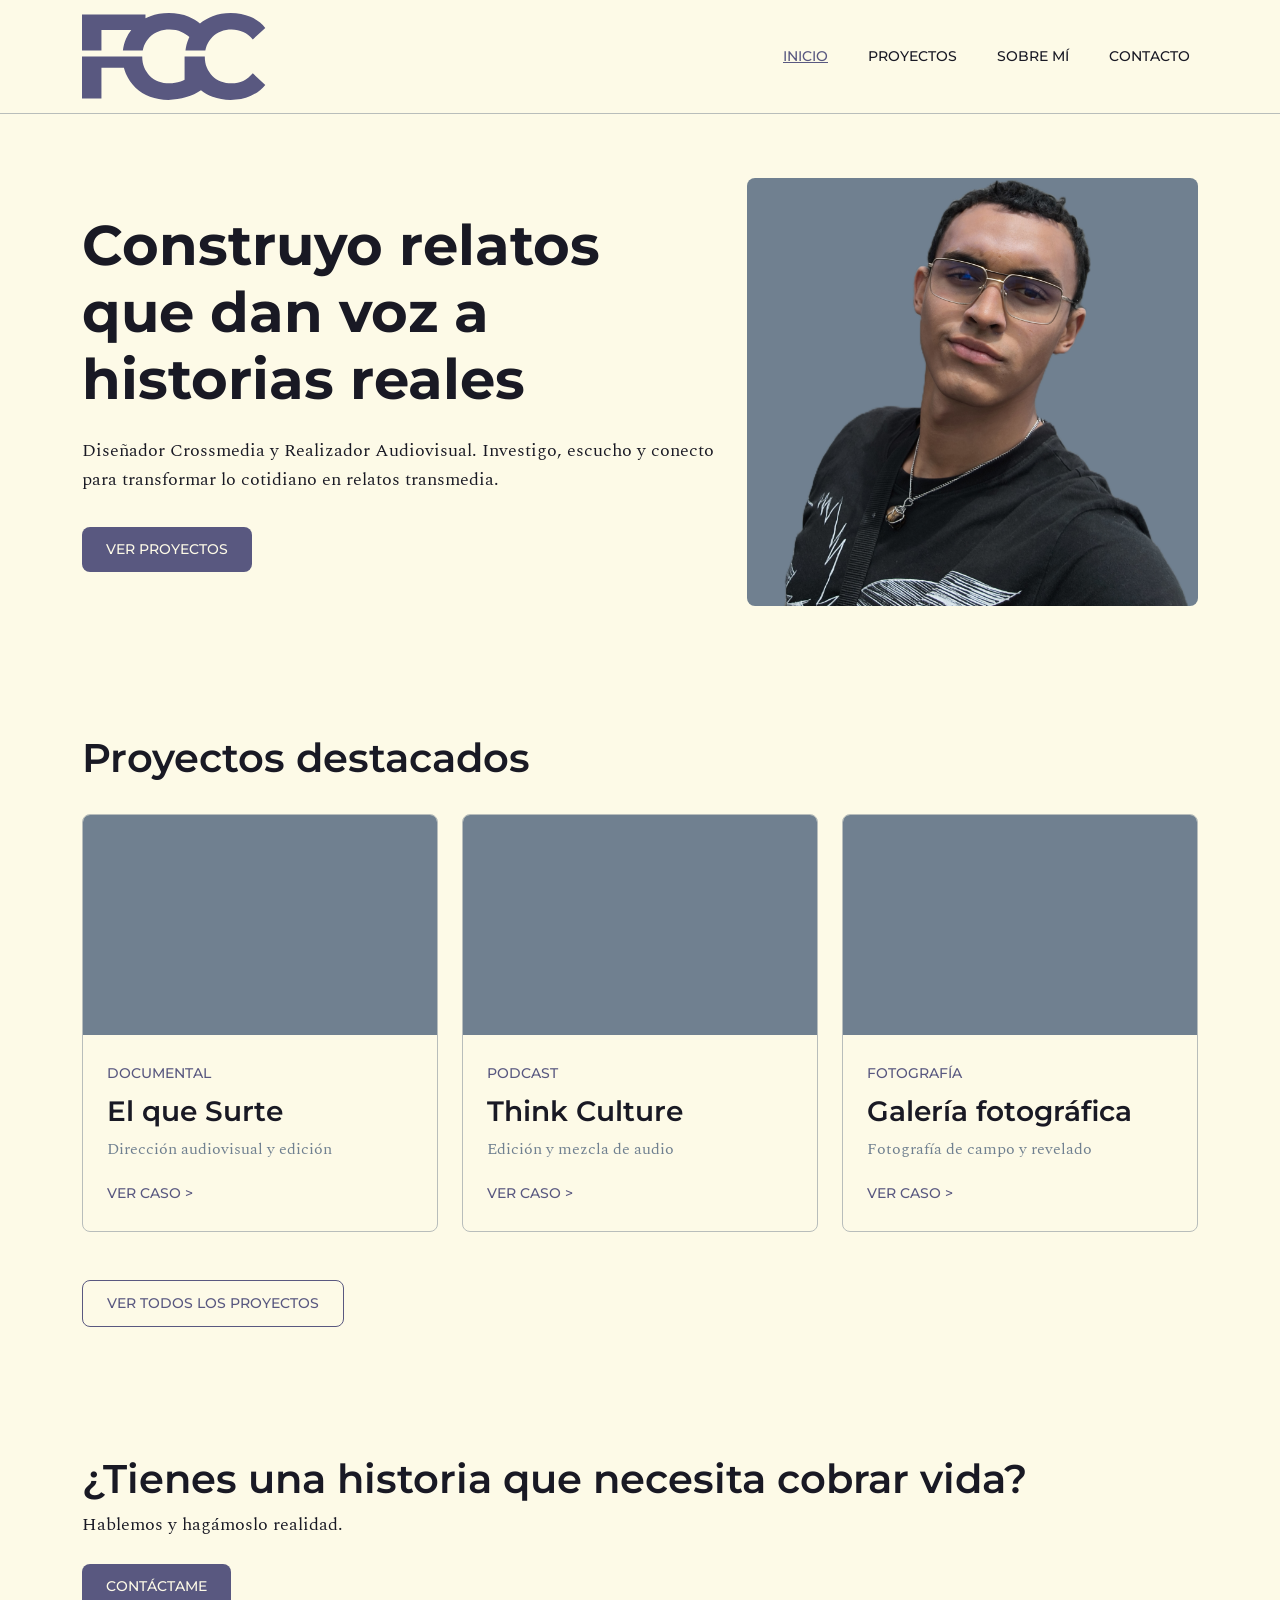
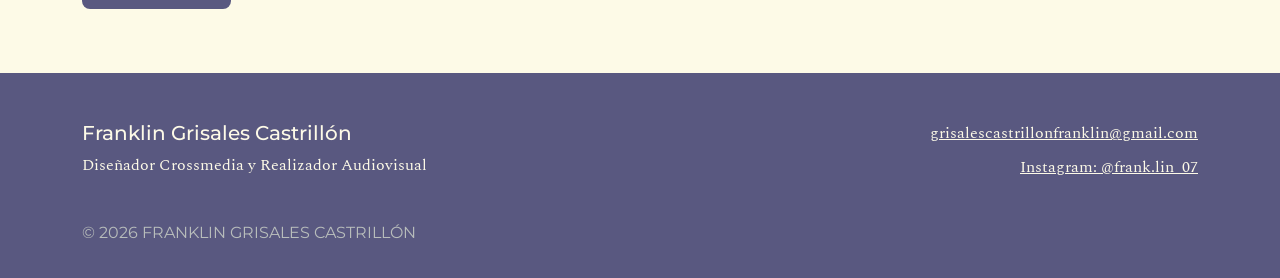
<file: index.html>
<!DOCTYPE html>
<html lang="es">
<head>
    <meta charset="UTF-8">
    <meta name="viewport" content="width=device-width, initial-scale=1">
    <title>Franklin Grisales Castrillón | Diseñador Crossmedia</title>
    <meta name="description" content="Portafolio de Franklin Grisales Castrillón, diseñador crossmedia y realizador audiovisual.">

    <link rel="preconnect" href="https://fonts.googleapis.com">
    <link rel="preconnect" href="https://fonts.gstatic.com" crossorigin>
    <link href="https://fonts.googleapis.com/css2?family=Montserrat:wght@500;600;700&family=Spectral:wght@400;500&display=swap" rel="stylesheet">

    <link href="https://cdn.jsdelivr.net/npm/bootstrap@5.3.3/dist/css/bootstrap.min.css" rel="stylesheet">

    <link rel="stylesheet" href="css/tokens.css">
    <link rel="stylesheet" href="css/estilos.css">
</head>
<body>
    <a class="salto" href="#contenido">Saltar al contenido</a>

    <header class="navegacion">
    <nav class="navbar navbar-expand-md">
        <div class="container">
        <a class="navbar-brand" href="index.html">
            <img src="imgs/monograma-fgc.svg" alt="Monograma FGC" height="36">
        </a>
        <button class="navbar-toggler" type="button" data-bs-toggle="collapse"
                data-bs-target="#menuPrincipal" aria-controls="menuPrincipal"
                aria-expanded="false" aria-label="Abrir menú">
            <span class="navbar-toggler-icon"></span>
        </button>
        <div class="collapse navbar-collapse justify-content-end" id="menuPrincipal">
            <ul class="navbar-nav">
            <li class="nav-item"><a class="nav-link activo" href="index.html">Inicio</a></li>
            <li class="nav-item"><a class="nav-link" href="proyectos.html">Proyectos</a></li>
            <li class="nav-item"><a class="nav-link" href="perfil.html">Sobre mí</a></li>
            <li class="nav-item"><a class="nav-link" href="perfil.html#contacto">Contacto</a></li>
            </ul>
        </div>
        </div>
    </nav>
    </header>

    <main id="contenido">
    <section class="hero">
        <div class="container">
        <div class="row align-items-center">
            <div class="col-lg-7">
            <h1>Construyo relatos que dan voz a historias reales</h1>
            <p class="hero-texto">
                Diseñador Crossmedia y Realizador Audiovisual. Investigo, escucho y conecto
                para transformar lo cotidiano en relatos transmedia.
            </p>
            <a href="proyectos.html" class="btn boton-primario">Ver proyectos</a>
            </div>
            <div class="col-lg-5 text-center">
            <img src="imgs/foto-franklin.png" alt="Retrato de Franklin Grisales" class="hero-foto">
            </div>
        </div>
        </div>
    </section>

        <section class="seccion">
        <div class="container">
        <h2>Proyectos destacados</h2>
        <div class="row g-4 mt-2">

            <div class="col-md-6 col-lg-4">
            <article class="tarjeta-proyecto">
                <div class="tarjeta-imagen"></div>
                <div class="tarjeta-cuerpo">
                <span class="tarjeta-categoria">Documental</span>
                <h3>El que Surte</h3>
                <p>Dirección audiovisual y edición</p>
                <a href="proyectos.html" class="enlace-caso">Ver caso &gt;</a>
                </div>
            </article>
            </div>

            <div class="col-md-6 col-lg-4">
            <article class="tarjeta-proyecto">
                <div class="tarjeta-imagen"></div>
                <div class="tarjeta-cuerpo">
                <span class="tarjeta-categoria">Podcast</span>
                <h3>Think Culture</h3>
                <p>Edición y mezcla de audio</p>
                <a href="proyectos.html" class="enlace-caso">Ver caso &gt;</a>
                </div>
            </article>
            </div>

            <div class="col-md-6 col-lg-4">
            <article class="tarjeta-proyecto">
                <div class="tarjeta-imagen"></div>
                <div class="tarjeta-cuerpo">
                <span class="tarjeta-categoria">Fotografía</span>
                <h3>Galería fotográfica</h3>
                <p>Fotografía de campo y revelado</p>
                <a href="proyectos.html" class="enlace-caso">Ver caso &gt;</a>
                </div>
            </article>
            </div>

        </div>
        <a href="proyectos.html" class="btn boton-secundario mt-5">Ver todos los proyectos</a>
        </div>
    </section>

        <section class="seccion llamado">
        <div class="container">
        <h2>¿Tienes una historia que necesita cobrar vida?</h2>
        <p>Hablemos y hagámoslo realidad.</p>
        <a href="perfil.html#contacto" class="btn boton-primario">Contáctame</a>
        </div>
    </section>

    </main>

        <footer class="pie">
    <div class="container">
        <div class="row">
        <div class="col-md-6">
            <h4>Franklin Grisales Castrillón</h4>
            <p>Diseñador Crossmedia y Realizador Audiovisual</p>
        </div>
        <div class="col-md-6 pie-contacto">
            <p>
            <a href="mailto:grisalescastrillonfranklin@gmail.com">grisalescastrillonfranklin@gmail.com</a>
            </p>
            <p>
            <a href="https://www.instagram.com/frank.lin_07" target="_blank" rel="noopener">Instagram: @frank.lin_07</a>
            </p>
        </div>
        </div>
        <p class="pie-copy">© 2026 Franklin Grisales Castrillón</p>
    </div>
    </footer>

    <script src="https://cdn.jsdelivr.net/npm/bootstrap@5.3.3/dist/js/bootstrap.bundle.min.js"></script>
    <script src="js/main.js"></script>
</body>
</html>
</file>
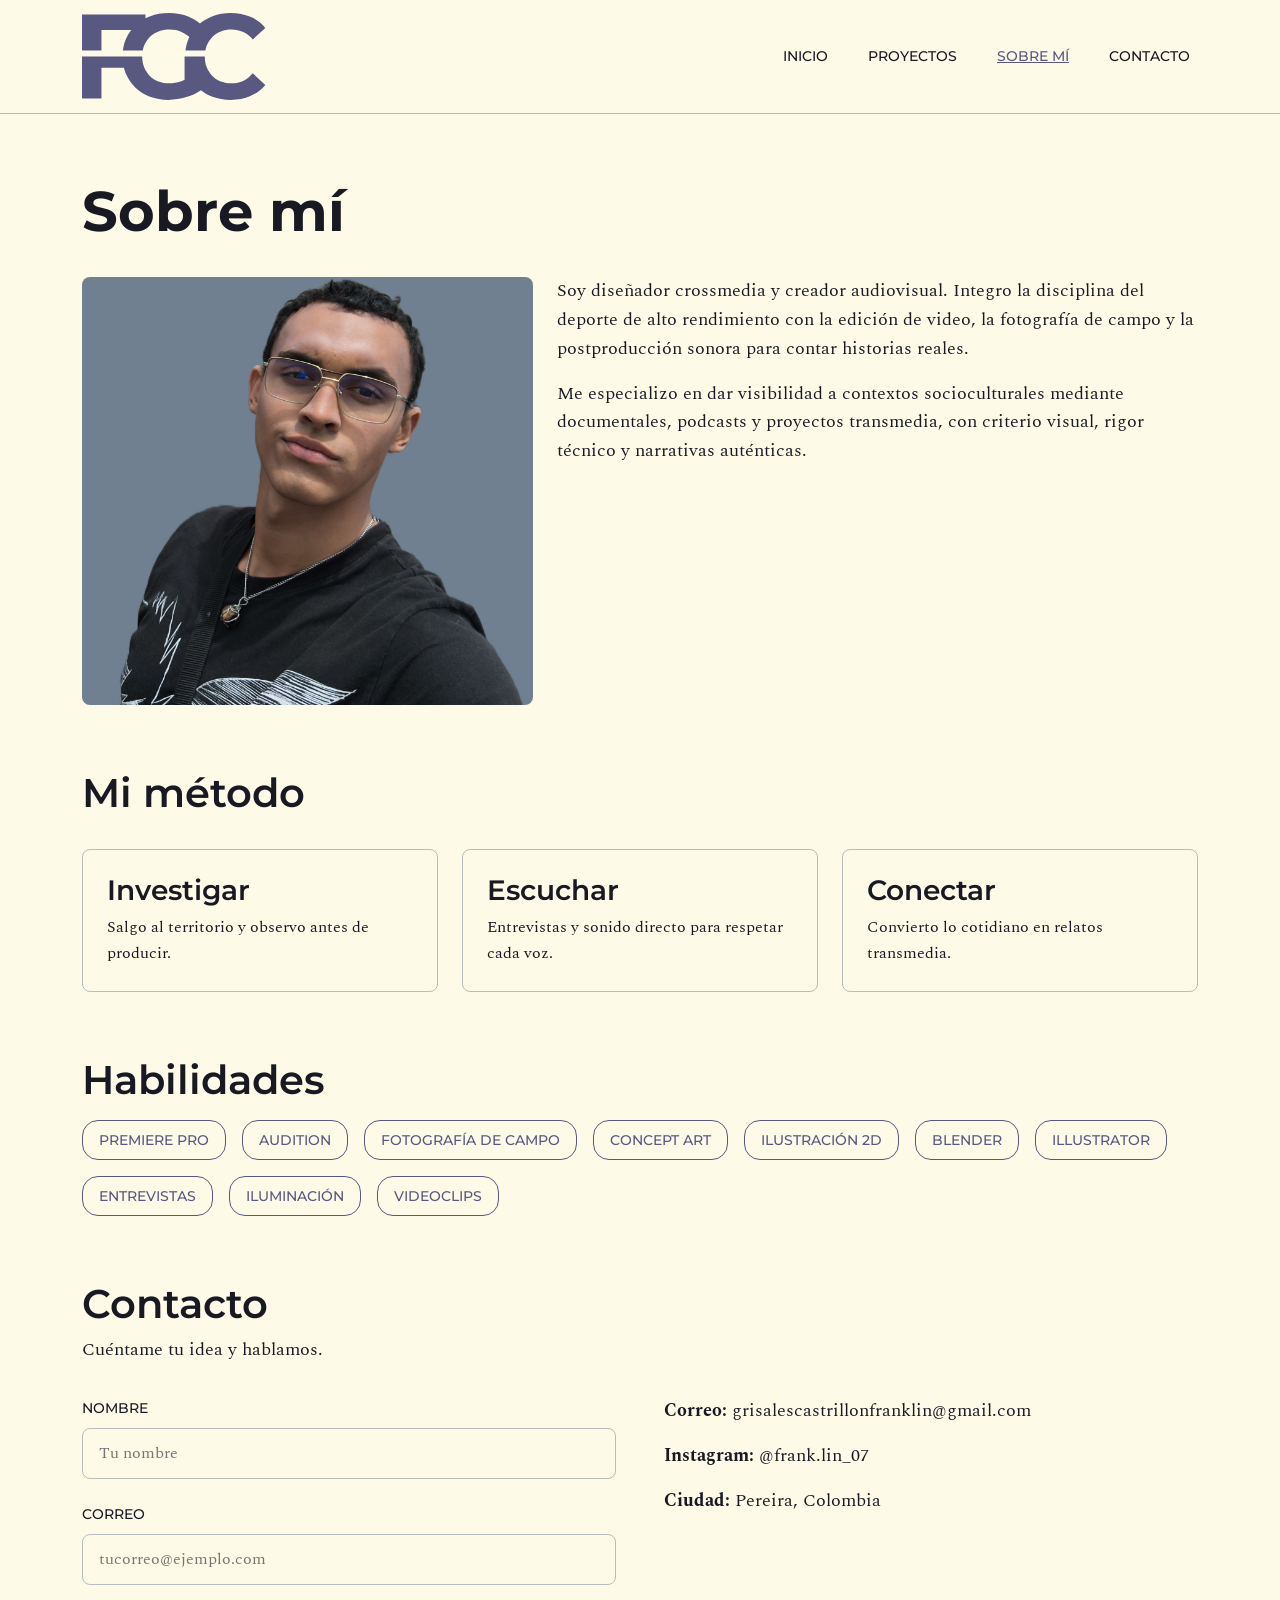
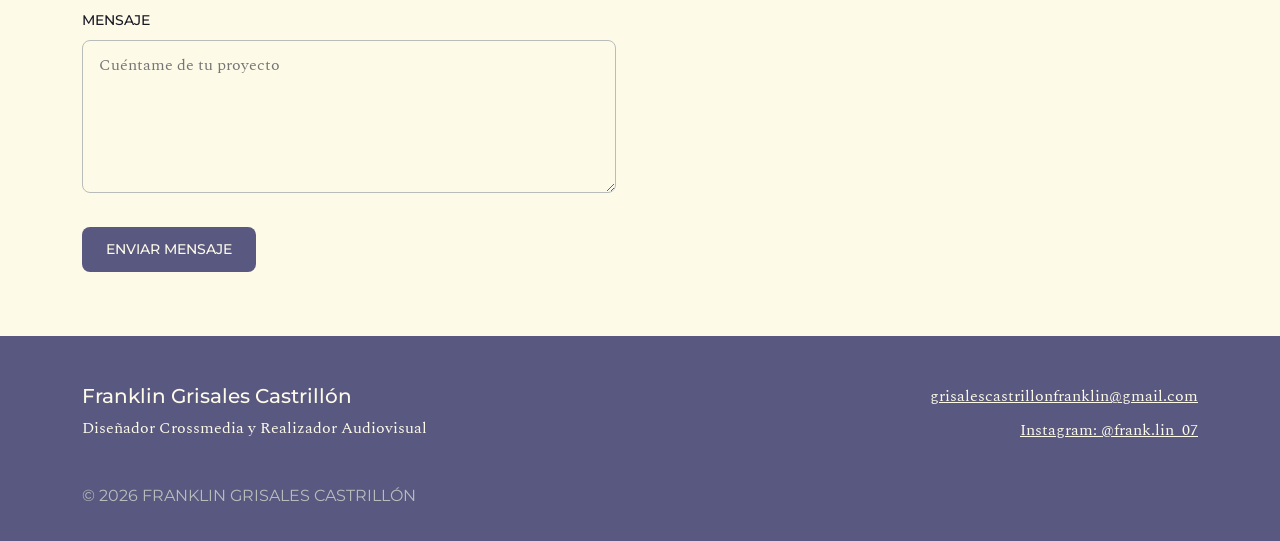
<file: perfil.html>
<!DOCTYPE html>
<html lang="es">
<head>
    <meta charset="UTF-8">
    <meta name="viewport" content="width=device-width, initial-scale=1">
    <title>Sobre mí y contacto | Franklin Grisales Castrillón</title>
    <meta name="description" content="Conoce a Franklin Grisales Castrillón, diseñador crossmedia y realizador audiovisual, su método, habilidades y datos de contacto.">

    <link rel="preconnect" href="https://fonts.googleapis.com">
    <link rel="preconnect" href="https://fonts.gstatic.com" crossorigin>
    <link href="https://fonts.googleapis.com/css2?family=Montserrat:wght@500;600;700&family=Spectral:wght@400;500&display=swap" rel="stylesheet">
    <link href="https://cdn.jsdelivr.net/npm/bootstrap@5.3.3/dist/css/bootstrap.min.css" rel="stylesheet">

    <link rel="stylesheet" href="css/tokens.css">
    <link rel="stylesheet" href="css/estilos.css">
</head>
<body>
    <a class="salto" href="#contenido">Saltar al contenido</a>

    <header class="navegacion">
    <nav class="navbar navbar-expand-md">
        <div class="container">
        <a class="navbar-brand" href="index.html">
            <img src="imgs/monograma-fgc.svg" alt="Monograma FGC" height="36">
        </a>
        <button class="navbar-toggler" type="button" data-bs-toggle="collapse"
                data-bs-target="#menuPrincipal" aria-controls="menuPrincipal"
                aria-expanded="false" aria-label="Abrir menú">
            <span class="navbar-toggler-icon"></span>
        </button>
        <div class="collapse navbar-collapse justify-content-end" id="menuPrincipal">
            <ul class="navbar-nav">
            <li class="nav-item"><a class="nav-link" href="index.html">Inicio</a></li>
            <li class="nav-item"><a class="nav-link" href="proyectos.html">Proyectos</a></li>
            <li class="nav-item"><a class="nav-link activo" href="perfil.html">Sobre mí</a></li>
            <li class="nav-item"><a class="nav-link" href="perfil.html#contacto">Contacto</a></li>
            </ul>
        </div>
        </div>
    </nav>
    </header>

    <main id="contenido">

    <section class="seccion">
        <div class="container">
        <h1>Sobre mí</h1>
        <div class="row g-4 align-items-start mt-2">
            <div class="col-lg-5 text-center">
            <img src="imgs/foto-franklin.png" alt="Retrato de Franklin Grisales" class="hero-foto">
            </div>
            <div class="col-lg-7">
            <p>
                Soy diseñador crossmedia y creador audiovisual. Integro la disciplina del deporte
                de alto rendimiento con la edición de video, la fotografía de campo y la
                postproducción sonora para contar historias reales.
            </p>
            <p>
                Me especializo en dar visibilidad a contextos socioculturales mediante
                documentales, podcasts y proyectos transmedia, con criterio visual, rigor técnico
                y narrativas auténticas.
            </p>
            </div>
        </div>
        </div>
    </section>

    <section class="seccion pt-0">
        <div class="container">
        <h2>Mi método</h2>
        <div class="row g-4 mt-2">
            <div class="col-md-4">
            <div class="bloque-metodo">
                <h3>Investigar</h3>
                <p>Salgo al territorio y observo antes de producir.</p>
            </div>
            </div>
            <div class="col-md-4">
            <div class="bloque-metodo">
                <h3>Escuchar</h3>
                <p>Entrevistas y sonido directo para respetar cada voz.</p>
            </div>
            </div>
            <div class="col-md-4">
            <div class="bloque-metodo">
                <h3>Conectar</h3>
                <p>Convierto lo cotidiano en relatos transmedia.</p>
            </div>
            </div>
        </div>
        </div>
    </section>

    <section class="seccion pt-0">
        <div class="container">
        <h2>Habilidades</h2>
        <ul class="lista-chips mt-3">
            <li class="chip">Premiere Pro</li>
            <li class="chip">Audition</li>
            <li class="chip">Fotografía de campo</li>
            <li class="chip">Concept art</li>
            <li class="chip">Ilustración 2D</li>
            <li class="chip">Blender</li>
            <li class="chip">Illustrator</li>
            <li class="chip">Entrevistas</li>
            <li class="chip">Iluminación</li>
            <li class="chip">Videoclips</li>
        </ul>
        </div>
    </section>

    <section class="seccion pt-0" id="contacto">
        <div class="container">
        <h2>Contacto</h2>
        <p class="intro">Cuéntame tu idea y hablamos.</p>

        <div class="row g-5">
            <div class="col-lg-6">
            <form id="formContacto" novalidate>
                <div class="campo">
                <label for="nombre">Nombre</label>
                <input type="text" id="nombre" name="nombre" placeholder="Tu nombre">
                <span class="mensaje-error" id="error-nombre"></span>
                </div>
                <div class="campo">
                <label for="correo">Correo</label>
                <input type="email" id="correo" name="correo" placeholder="tucorreo@ejemplo.com">
                <span class="mensaje-error" id="error-correo"></span>
                </div>
                <div class="campo">
                <label for="mensaje">Mensaje</label>
                <textarea id="mensaje" name="mensaje" rows="5" placeholder="Cuéntame de tu proyecto"></textarea>
                <span class="mensaje-error" id="error-mensaje"></span>
                </div>
                <button type="submit" class="btn boton-primario">Enviar mensaje</button>
                <p class="mensaje-exito" id="exito" hidden>Mensaje enviado. Gracias por escribirme.</p>
            </form>
            </div>
            <div class="col-lg-6">
            <p><strong>Correo:</strong> grisalescastrillonfranklin@gmail.com</p>
            <p><strong>Instagram:</strong> @frank.lin_07</p>
            <p><strong>Ciudad:</strong> Pereira, Colombia</p>
            </div>
        </div>
        </div>
    </section>

    </main>

    <footer class="pie">
    <div class="container">
        <div class="row">
        <div class="col-md-6">
            <h4>Franklin Grisales Castrillón</h4>
            <p>Diseñador Crossmedia y Realizador Audiovisual</p>
        </div>
        <div class="col-md-6 pie-contacto">
            <p><a href="mailto:grisalescastrillonfranklin@gmail.com">grisalescastrillonfranklin@gmail.com</a></p>
            <p><a href="https://www.instagram.com/frank.lin_07" target="_blank" rel="noopener">Instagram: @frank.lin_07</a></p>
        </div>
        </div>
        <p class="pie-copy">© 2026 Franklin Grisales Castrillón</p>
    </div>
    </footer>

    <script src="https://cdn.jsdelivr.net/npm/bootstrap@5.3.3/dist/js/bootstrap.bundle.min.js"></script>
    <script src="js/main.js"></script>
</body>
</html>
</file>
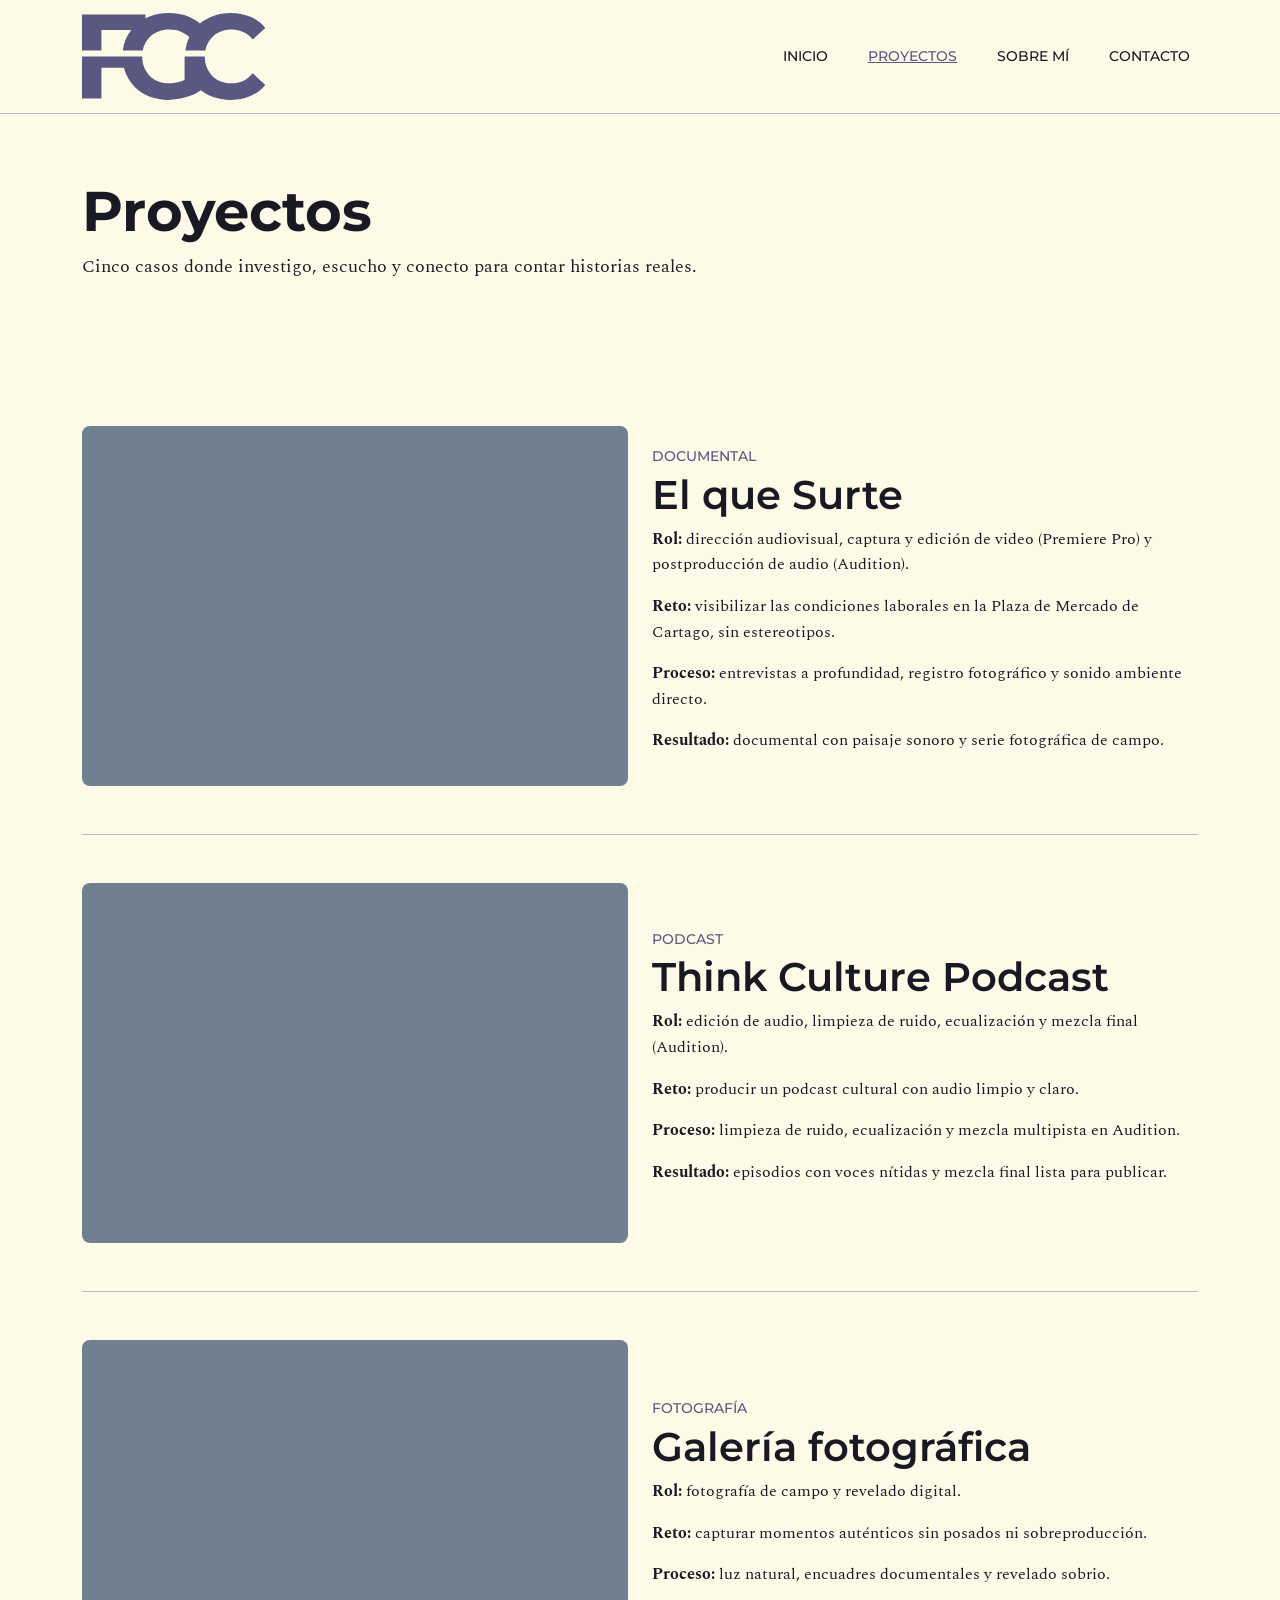
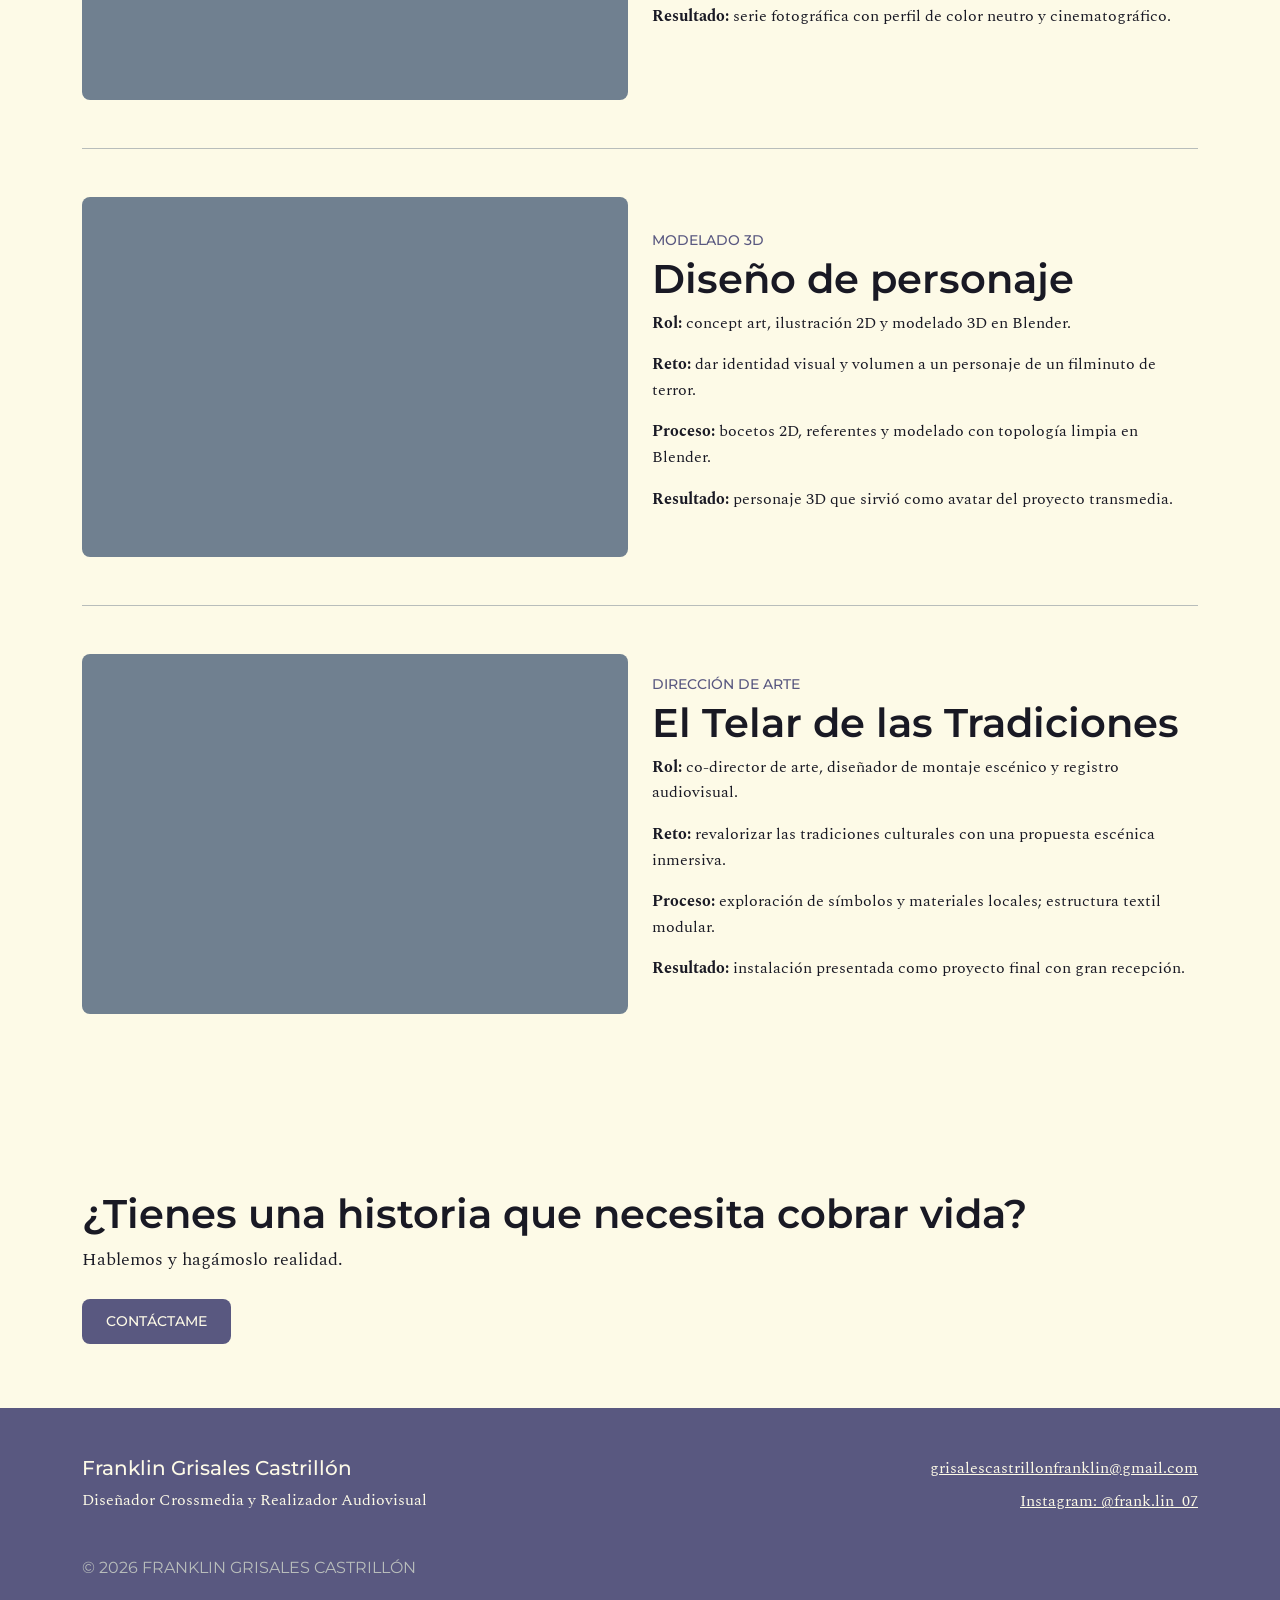
<file: proyectos.html>
<!DOCTYPE html>
<html lang="es">
<head>
    <meta charset="UTF-8">
    <meta name="viewport" content="width=device-width, initial-scale=1">
    <title>Proyectos | Franklin Grisales Castrillón</title>
    <meta name="description" content="Cinco casos de diseño crossmedia, audiovisual, sonido, fotografía y 3D de Franklin Grisales Castrillón.">

    <link rel="preconnect" href="https://fonts.googleapis.com">
    <link rel="preconnect" href="https://fonts.gstatic.com" crossorigin>
    <link href="https://fonts.googleapis.com/css2?family=Montserrat:wght@500;600;700&family=Spectral:wght@400;500&display=swap" rel="stylesheet">
    <link href="https://cdn.jsdelivr.net/npm/bootstrap@5.3.3/dist/css/bootstrap.min.css" rel="stylesheet">

    <link rel="stylesheet" href="css/tokens.css">
    <link rel="stylesheet" href="css/estilos.css">
</head>
<body>
    <a class="salto" href="#contenido">Saltar al contenido</a>

    <header class="navegacion">
    <nav class="navbar navbar-expand-md">
        <div class="container">
        <a class="navbar-brand" href="index.html">
            <img src="imgs/monograma-fgc.svg" alt="Monograma FGC" height="36">
        </a>
        <button class="navbar-toggler" type="button" data-bs-toggle="collapse"
                data-bs-target="#menuPrincipal" aria-controls="menuPrincipal"
                aria-expanded="false" aria-label="Abrir menú">
            <span class="navbar-toggler-icon"></span>
        </button>
        <div class="collapse navbar-collapse justify-content-end" id="menuPrincipal">
            <ul class="navbar-nav">
            <li class="nav-item"><a class="nav-link" href="index.html">Inicio</a></li>
            <li class="nav-item"><a class="nav-link activo" href="proyectos.html">Proyectos</a></li>
            <li class="nav-item"><a class="nav-link" href="perfil.html">Sobre mí</a></li>
            <li class="nav-item"><a class="nav-link" href="perfil.html#contacto">Contacto</a></li>
            </ul>
        </div>
        </div>
    </nav>
    </header>

    <main id="contenido">
    <section class="seccion">
        <div class="container">
        <h1>Proyectos</h1>
        <p class="intro">Cinco casos donde investigo, escucho y conecto para contar historias reales.</p>
        </div>
    </section>

        <section class="seccion pt-0">
        <div class="container">

        <article class="caso">
            <div class="row g-4 align-items-center">
            <div class="col-lg-6">
                <div class="caso-imagen" role="img" aria-label="Imagen del documental El que Surte"></div>
            </div>
            <div class="col-lg-6">
                <span class="tarjeta-categoria">Documental</span>
                <h2>El que Surte</h2>
                <p><strong>Rol:</strong> dirección audiovisual, captura y edición de video (Premiere Pro) y postproducción de audio (Audition).</p>
                <p><strong>Reto:</strong> visibilizar las condiciones laborales en la Plaza de Mercado de Cartago, sin estereotipos.</p>
                <p><strong>Proceso:</strong> entrevistas a profundidad, registro fotográfico y sonido ambiente directo.</p>
                <p><strong>Resultado:</strong> documental con paisaje sonoro y serie fotográfica de campo.</p>
            </div>
            </div>
        </article>

        <article class="caso">
            <div class="row g-4 align-items-center">
            <div class="col-lg-6">
                <div class="caso-imagen" role="img" aria-label="Imagen del podcast Think Culture"></div>
            </div>
            <div class="col-lg-6">
                <span class="tarjeta-categoria">Podcast</span>
                <h2>Think Culture Podcast</h2>
                <p><strong>Rol:</strong> edición de audio, limpieza de ruido, ecualización y mezcla final (Audition).</p>
                <p><strong>Reto:</strong> producir un podcast cultural con audio limpio y claro.</p>
                <p><strong>Proceso:</strong> limpieza de ruido, ecualización y mezcla multipista en Audition.</p>
                <p><strong>Resultado:</strong> episodios con voces nítidas y mezcla final lista para publicar.</p>
            </div>
            </div>
        </article>

                <article class="caso">
            <div class="row g-4 align-items-center">
            <div class="col-lg-6">
                <div class="caso-imagen" role="img" aria-label="Imagen de la galería fotográfica"></div>
            </div>
            <div class="col-lg-6">
                <span class="tarjeta-categoria">Fotografía</span>
                <h2>Galería fotográfica</h2>
                <p><strong>Rol:</strong> fotografía de campo y revelado digital.</p>
                <p><strong>Reto:</strong> capturar momentos auténticos sin posados ni sobreproducción.</p>
                <p><strong>Proceso:</strong> luz natural, encuadres documentales y revelado sobrio.</p>
                <p><strong>Resultado:</strong> serie fotográfica con perfil de color neutro y cinematográfico.</p>
            </div>
            </div>
        </article>

        <article class="caso">
            <div class="row g-4 align-items-center">
            <div class="col-lg-6">
                <div class="caso-imagen" role="img" aria-label="Imagen del diseño de personaje"></div>
            </div>
            <div class="col-lg-6">
                <span class="tarjeta-categoria">Modelado 3D</span>
                <h2>Diseño de personaje</h2>
                <p><strong>Rol:</strong> concept art, ilustración 2D y modelado 3D en Blender.</p>
                <p><strong>Reto:</strong> dar identidad visual y volumen a un personaje de un filminuto de terror.</p>
                <p><strong>Proceso:</strong> bocetos 2D, referentes y modelado con topología limpia en Blender.</p>
                <p><strong>Resultado:</strong> personaje 3D que sirvió como avatar del proyecto transmedia.</p>
            </div>
            </div>
        </article>

        <article class="caso">
            <div class="row g-4 align-items-center">
            <div class="col-lg-6">
                <div class="caso-imagen" role="img" aria-label="Imagen de El Telar de las Tradiciones"></div>
            </div>
            <div class="col-lg-6">
                <span class="tarjeta-categoria">Dirección de arte</span>
                <h2>El Telar de las Tradiciones</h2>
                <p><strong>Rol:</strong> co-director de arte, diseñador de montaje escénico y registro audiovisual.</p>
                <p><strong>Reto:</strong> revalorizar las tradiciones culturales con una propuesta escénica inmersiva.</p>
                <p><strong>Proceso:</strong> exploración de símbolos y materiales locales; estructura textil modular.</p>
                <p><strong>Resultado:</strong> instalación presentada como proyecto final con gran recepción.</p>
            </div>
            </div>
        </article>

        </div>
    </section>

    <section class="seccion llamado">
        <div class="container">
        <h2>¿Tienes una historia que necesita cobrar vida?</h2>
        <p>Hablemos y hagámoslo realidad.</p>
        <a href="perfil.html#contacto" class="btn boton-primario">Contáctame</a>
        </div>
    </section>
    </main>

    <footer class="pie">
    <div class="container">
        <div class="row">
        <div class="col-md-6">
            <h4>Franklin Grisales Castrillón</h4>
            <p>Diseñador Crossmedia y Realizador Audiovisual</p>
        </div>
        <div class="col-md-6 pie-contacto">
            <p><a href="mailto:grisalescastrillonfranklin@gmail.com">grisalescastrillonfranklin@gmail.com</a></p>
            <p><a href="https://www.instagram.com/frank.lin_07" target="_blank" rel="noopener">Instagram: @frank.lin_07</a></p>
        </div>
        </div>
        <p class="pie-copy">© 2026 Franklin Grisales Castrillón</p>
    </div>
    </footer>

    <script src="https://cdn.jsdelivr.net/npm/bootstrap@5.3.3/dist/js/bootstrap.bundle.min.js"></script>
    <script src="js/main.js"></script>
</body>
</html>
</file>
<file: css/tokens.css>
:root {
  /* Colores */
    --color-principal: #595880;
    --color-secundario: #708090;
    --color-neutro: #B8BDBB;
    --color-fondo: #FDFAE7;
    --color-texto: #191924;
    --color-exito: #4E7D6B;
    --color-error: #A94F4F;
    --color-aviso: #B8892E;
    --color-info: #4A6F8A;

  /* Tipografía */
    --fuente-titulos: 'Montserrat', sans-serif;
    --fuente-texto: 'Spectral', serif;

  /* Espaciado */
    --espacio-4: 4px;
    --espacio-8: 8px;
    --espacio-16: 16px;
    --espacio-24: 24px;
    --espacio-32: 32px;
    --espacio-48: 48px;
    --espacio-64: 64px;

  /* Bordes */
    --radio-8: 8px;
    --radio-16: 16px;
}
</file>
<file: css/estilos.css>
body {
    background-color: var(--color-fondo);
    color: var(--color-texto);
    font-family: var(--fuente-texto);
    font-size: 18px;
    line-height: 1.6;
}

h1, h2, h3, h4 {
    font-family: var(--fuente-titulos);
    color: var(--color-texto);
}

h1 { font-size: 56px; font-weight: 700; }
h2 { font-size: 40px; font-weight: 600; }
h3 { font-size: 28px; font-weight: 600; }
h4 { font-size: 20px; font-weight: 500; }

a { color: var(--color-principal); }

@media (max-width: 767px) {
    h1 { font-size: 40px; }
    h2 { font-size: 32px; }
    h3 { font-size: 24px; }
}

/* Navegación*/
.navegacion {
    background-color: var(--color-fondo);
    border-bottom: 1px solid var(--color-neutro);
}

.navegacion .nav-link {
    font-family: var(--fuente-titulos);
    font-size: 14px;
    font-weight: 500;
    text-transform: uppercase;
    color: var(--color-texto);
    margin-left: var(--espacio-24);
}

.navegacion .nav-link:hover {
    color: var(--color-principal);
}

.navegacion .nav-link.activo {
    color: var(--color-principal);
    text-decoration: underline;
}

/* Hero (Inicio) */
.hero {
    padding: var(--espacio-64) 0;
}

.hero-texto {
    color: var(--color-texto);
    max-width: 640px;
    margin: var(--espacio-24) 0 var(--espacio-32);
}

.hero-foto {
    max-width: 100%;
    height: auto;
    background-color: var(--color-secundario);
    border-radius: var(--radio-8);
}

/* Botón primario */
.boton-primario {
    background-color: var(--color-principal);
    color: var(--color-fondo);
    font-family: var(--fuente-titulos);
    font-size: 14px;
    font-weight: 500;
    text-transform: uppercase;
    padding: var(--espacio-12, 12px) var(--espacio-24);
    border-radius: var(--radio-8);
    border: none;
}

.boton-primario:hover {
    background-color: var(--color-texto);
    color: var(--color-fondo);
}

@media (max-width: 991px) {
    .hero {
    padding: var(--espacio-32) 0;
    }

    .hero .btn {
    margin-bottom: var(--espacio-48);
    } 
}

/* Secciones */
.seccion {
    padding: var(--espacio-64) 0;
}

/* Tarjeta de proyecto*/
.tarjeta-proyecto {
    background-color: var(--color-fondo);
    border: 1px solid var(--color-neutro);
    border-radius: var(--radio-8);
    overflow: hidden;
    height: 100%;
}

.tarjeta-imagen {
    height: 220px;
    background-color: var(--color-secundario);
}

.tarjeta-cuerpo {
    padding: var(--espacio-24);
}

.tarjeta-categoria {
    font-family: var(--fuente-titulos);
    font-size: 14px;
    font-weight: 500;
    text-transform: uppercase;
    color: var(--color-principal);
}

.tarjeta-cuerpo h3 {
    margin: var(--espacio-8) 0;
}

.tarjeta-cuerpo p {
    font-size: 16px;
    color: var(--color-secundario);
}

.enlace-caso {
    font-family: var(--fuente-titulos);
    font-size: 14px;
    font-weight: 500;
    text-transform: uppercase;
    text-decoration: none;
}

.enlace-caso:hover {
    text-decoration: underline;
}

/* Botón secundario (átomo) */
.boton-secundario {
    background-color: transparent;
    color: var(--color-principal);
    border: 1px solid var(--color-principal);
    font-family: var(--fuente-titulos);
    font-size: 14px;
    font-weight: 500;
    text-transform: uppercase;
    padding: 12px var(--espacio-24);
    border-radius: var(--radio-8);
}

.boton-secundario:hover {
    background-color: var(--color-principal);
    color: var(--color-fondo);
}

/* Llamado a contacto */
.llamado p {
    color: var(--color-texto);
    margin-bottom: var(--espacio-24);
}

/* Footer (organismo) */
.pie {
    background-color: var(--color-principal);
    color: var(--color-fondo);
    padding: var(--espacio-48) 0 var(--espacio-24);
}

.pie h4 {
    color: var(--color-fondo);
}

.pie p {
    font-size: 16px;
    margin-bottom: var(--espacio-8);
}

.pie a {
    color: var(--color-fondo);
}

.pie-contacto {
    text-align: right;
}

.pie-copy {
    margin-top: var(--espacio-32);
    font-family: var(--fuente-titulos);
    font-size: 14px;
    text-transform: uppercase;
    color: var(--color-neutro);
}

@media (max-width: 767px) {
    .pie-contacto {
    text-align: left;
    margin-top: var(--espacio-24);
    }
}

/*Proyectos*/
/* Caso de estudio */
.intro {
    max-width: 640px;
    margin-bottom: var(--espacio-32);
}

.caso {
    padding: var(--espacio-48) 0;
    border-bottom: 1px solid var(--color-neutro);
}

.caso:last-child {
    border-bottom: none;
}

.caso-imagen {
    height: 360px;
    background-color: var(--color-secundario);
    border-radius: var(--radio-8);
}

.caso p {
    font-size: 16px;
    margin-bottom: var(--espacio-16);
}

/* Bloque de método (molécula) */
.bloque-metodo {
    background-color: var(--color-fondo);
    border: 1px solid var(--color-neutro);
    border-radius: var(--radio-8);
    padding: var(--espacio-24);
    height: 100%;
}

.bloque-metodo p {
    font-size: 16px;
    margin-bottom: 0;
}

/* Chip de habilidad*/
.lista-chips {
    list-style: none;
    padding: 0;
    margin: 0;
    display: flex;
    flex-wrap: wrap;
    gap: var(--espacio-16);
}

.chip {
    font-family: var(--fuente-titulos);
    font-size: 14px;
    font-weight: 500;
    text-transform: uppercase;
    color: var(--color-principal);
    background-color: var(--color-fondo);
    border: 1px solid var(--color-principal);
    border-radius: var(--radio-16);
    padding: var(--espacio-8) var(--espacio-16);
}

/* Formulario */
.campo {
    margin-bottom: var(--espacio-24);
}

.campo label {
    display: block;
    font-family: var(--fuente-titulos);
    font-size: 14px;
    font-weight: 500;
    text-transform: uppercase;
    margin-bottom: var(--espacio-8);
}

.campo input,
.campo textarea {
    width: 100%;
    background-color: var(--color-fondo);
    border: 1px solid var(--color-neutro);
    border-radius: var(--radio-8);
    padding: 12px var(--espacio-16);
    font-family: var(--fuente-texto);
    font-size: 16px;
    color: var(--color-texto);
}

.campo input:focus,
.campo textarea:focus {
    outline: 2px solid var(--color-info);
    outline-offset: 1px;
}

/* Estados del campo */
.campo.con-error input,
.campo.con-error textarea {
    border-color: var(--color-error);
}

.mensaje-error {
    display: block;
    font-size: 16px;
    color: var(--color-error);
    margin-top: var(--espacio-8);
}

.mensaje-exito {
    margin-top: var(--espacio-16);
    color: var(--color-exito);
}

[hidden] {
    display: none !important;
}

/* Accesibilidad */
a:focus-visible,
button:focus-visible,
.btn:focus-visible {
    outline: 2px solid var(--color-info);
    outline-offset: 2px;
}

img {
    max-width: 100%;
    height: auto;
}

/* Tableta: 768 a 1199 px */
@media (min-width: 768px) and (max-width: 1199px) {
    .hero { padding: var(--espacio-48) 0; }
    .caso-imagen { height: 300px; }
}

/* Móvil: menos de 768 px */
@media (max-width: 767px) {
    .seccion { padding: var(--espacio-48) 0; }
    .caso-imagen { height: 240px; }
    .tarjeta-imagen { height: 180px; }
}

.salto {
    position: absolute;
    left: -999px;
    background: var(--color-principal);
    color: var(--color-fondo);
    padding: var(--espacio-8) var(--espacio-16);
}

.salto:focus {
    left: var(--espacio-16);
    top: var(--espacio-8);
    z-index: 1000;
}
</file>
